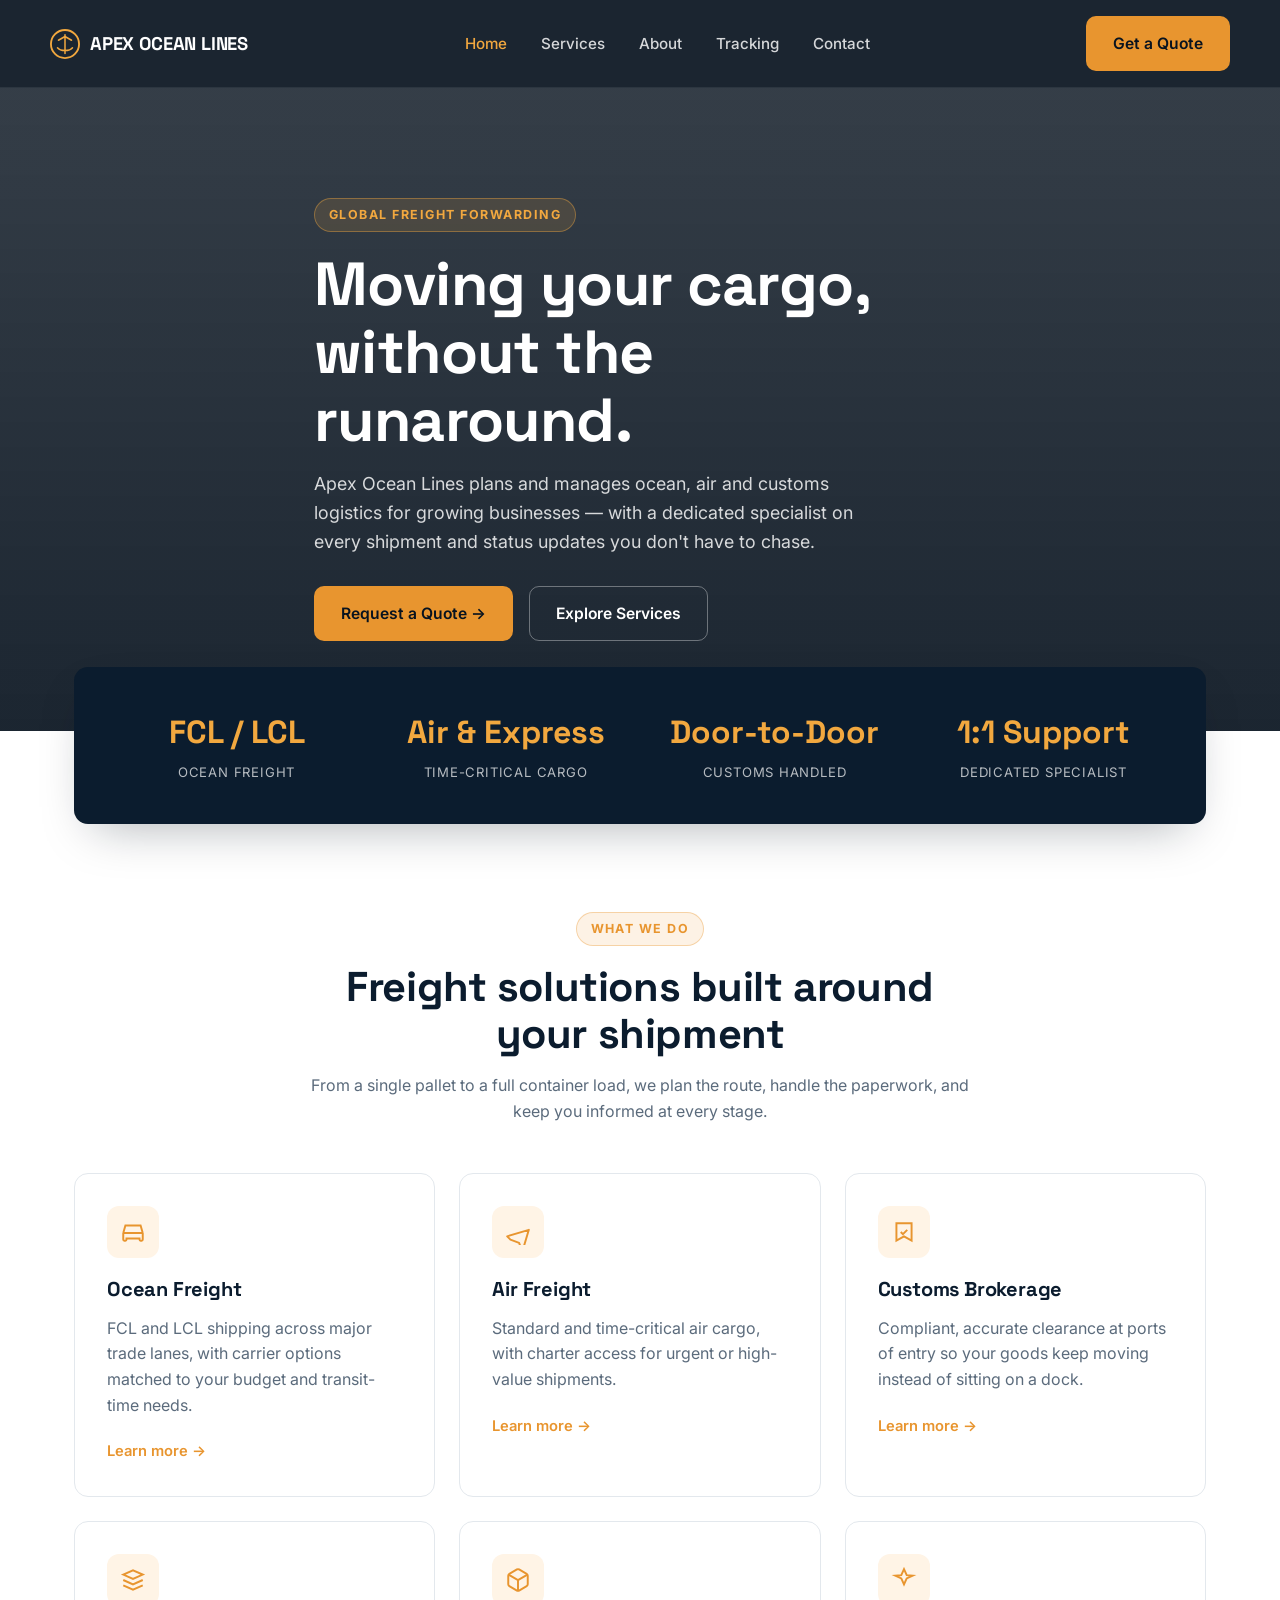
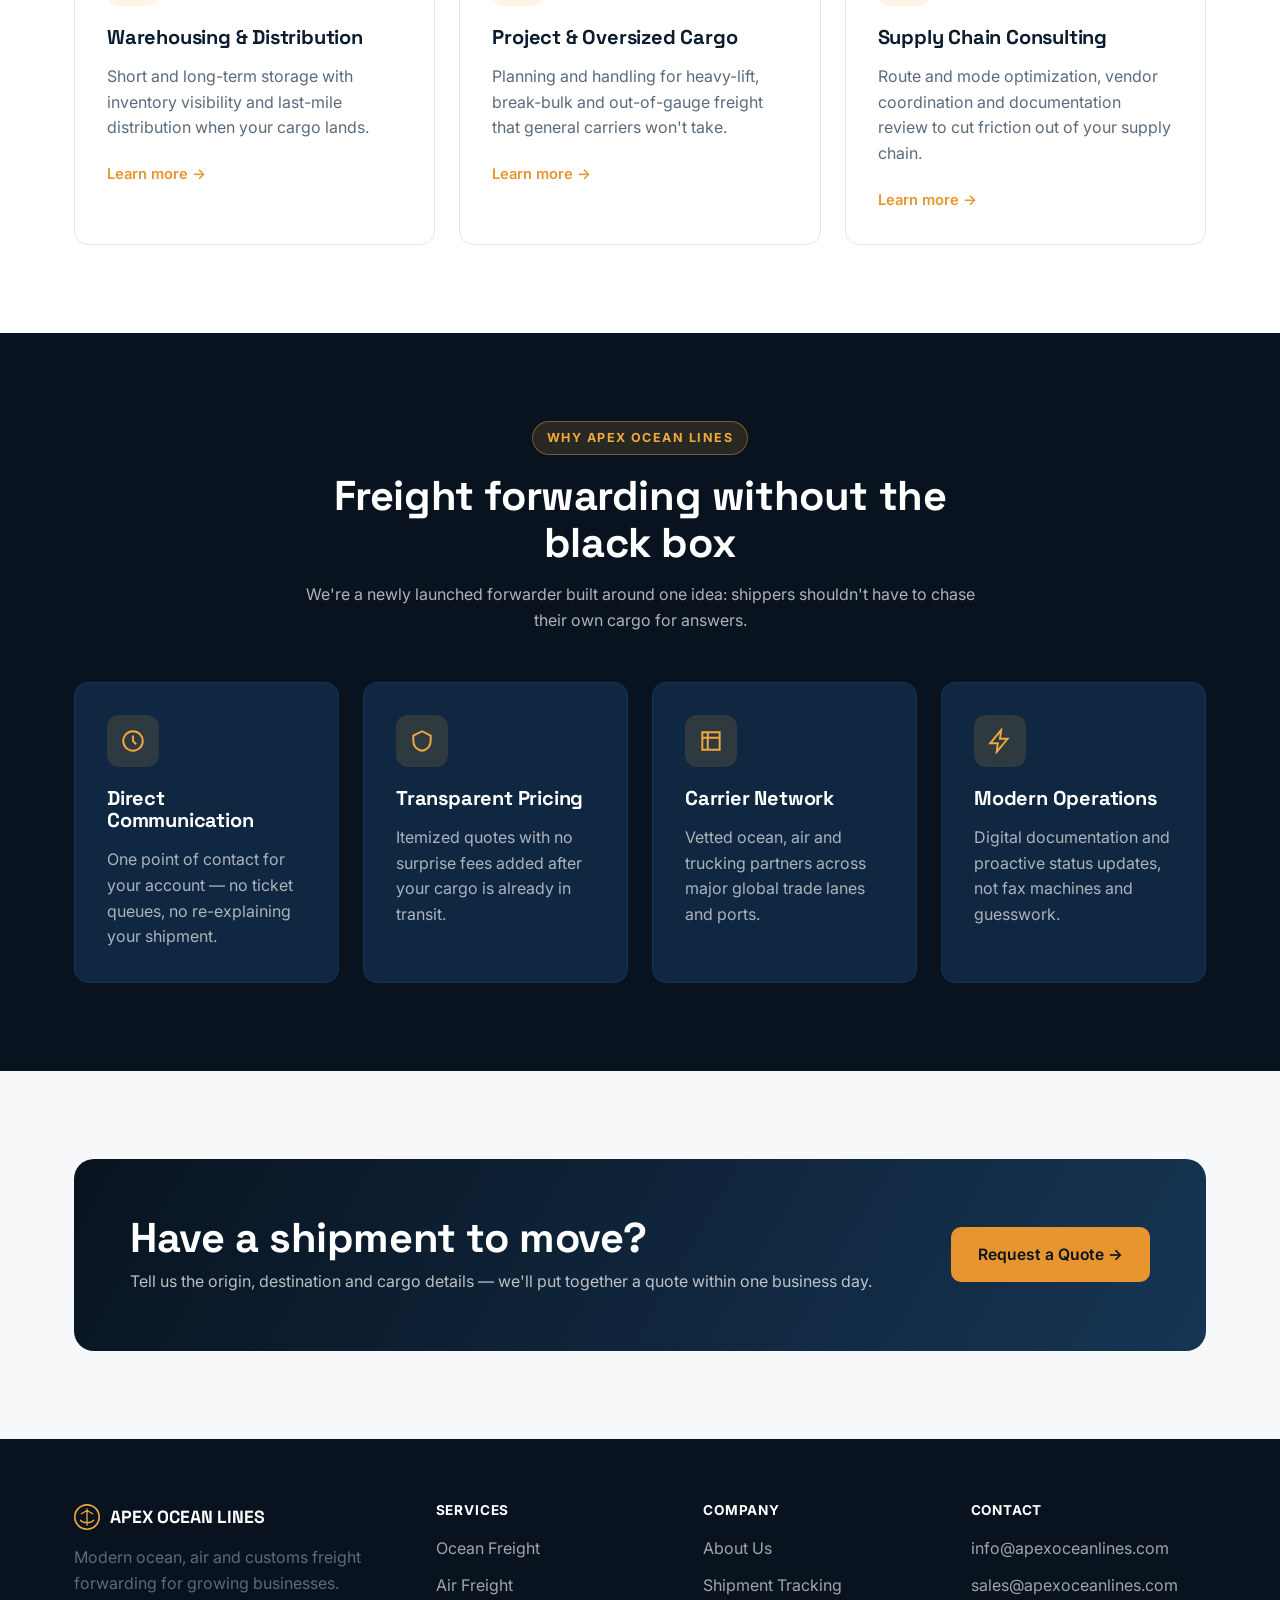
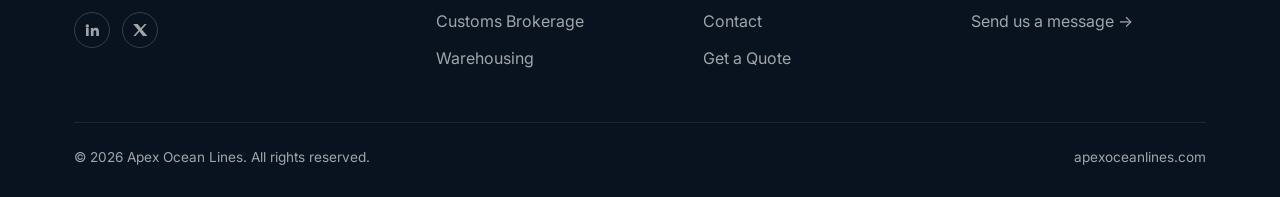
<file: index.html>
<!DOCTYPE html>
<html lang="en">
<head>
<meta charset="UTF-8" />
<meta name="viewport" content="width=device-width, initial-scale=1.0" />
<title>Apex Ocean Lines — Global Freight Forwarding</title>
<meta name="description" content="Apex Ocean Lines is a modern freight forwarder handling ocean, air, customs and warehousing logistics with a hands-on, transparent approach." />
<link rel="preconnect" href="https://fonts.googleapis.com">
<link rel="preconnect" href="https://fonts.gstatic.com" crossorigin>
<link href="https://fonts.googleapis.com/css2?family=Inter:wght@400;500;600;700&family=Space+Grotesk:wght@500;700&display=swap" rel="stylesheet">
<link rel="stylesheet" href="styles.css" />
</head>
<body>

<header class="site-header">
  <div class="container nav">
    <a href="index.html" class="brand">
      <svg width="30" height="30" viewBox="0 0 32 32" fill="none" xmlns="http://www.w3.org/2000/svg">
        <circle cx="16" cy="16" r="15" stroke="#f2a83f" stroke-width="2"/>
        <path d="M16 6v20M9 12l7-4 7 4M8 20c1.5 2 4 3 8 3s6.5-1 8-3" stroke="#f2a83f" stroke-width="1.6" stroke-linecap="round" stroke-linejoin="round"/>
      </svg>
      APEX OCEAN LINES
    </a>
    <nav>
      <ul class="nav-links">
        <li><a href="index.html">Home</a></li>
        <li><a href="services.html">Services</a></li>
        <li><a href="about.html">About</a></li>
        <li><a href="tracking.html">Tracking</a></li>
        <li><a href="contact.html">Contact</a></li>
      </ul>
    </nav>
    <div class="nav-actions">
      <a href="contact.html" class="btn btn-primary desktop-only">Get a Quote</a>
      <button class="nav-toggle" aria-label="Toggle menu" aria-expanded="false">
        <span></span><span></span><span></span>
      </button>
    </div>
  </div>
</header>

<section class="hero">
  <div class="container hero-inner">
    <div class="eyebrow on-dark">Global Freight Forwarding</div>
    <h1>Moving your cargo, without the runaround.</h1>
    <p class="lead">Apex Ocean Lines plans and manages ocean, air and customs logistics for growing businesses — with a dedicated specialist on every shipment and status updates you don't have to chase.</p>
    <div class="hero-ctas">
      <a href="contact.html" class="btn btn-primary">Request a Quote →</a>
      <a href="services.html" class="btn btn-ghost">Explore Services</a>
    </div>
  </div>
</section>

<div class="container">
  <div class="stats">
    <div class="stat"><strong>FCL / LCL</strong><span>Ocean Freight</span></div>
    <div class="stat"><strong>Air &amp; Express</strong><span>Time-Critical Cargo</span></div>
    <div class="stat"><strong>Door-to-Door</strong><span>Customs Handled</span></div>
    <div class="stat"><strong>1:1 Support</strong><span>Dedicated Specialist</span></div>
  </div>
</div>

<section>
  <div class="container">
    <div class="section-head center">
      <div class="eyebrow">What We Do</div>
      <h2>Freight solutions built around your shipment</h2>
      <p>From a single pallet to a full container load, we plan the route, handle the paperwork, and keep you informed at every stage.</p>
    </div>
    <div class="grid grid-3">
      <div class="card reveal">
        <div class="icon-badge">
          <svg viewBox="0 0 24 24" fill="none" stroke="currentColor" stroke-width="1.8"><path d="M3 13l2-7h14l2 7M3 13v6a1 1 0 001 1h1a1 1 0 001-1v-1h12v1a1 1 0 001 1h1a1 1 0 001-1v-6M3 13h18M7 17h.01M17 17h.01"/></svg>
        </div>
        <h3>Ocean Freight</h3>
        <p>FCL and LCL shipping across major trade lanes, with carrier options matched to your budget and transit-time needs.</p>
        <a href="services.html#ocean" class="link-arrow">Learn more →</a>
      </div>
      <div class="card reveal">
        <div class="icon-badge">
          <svg viewBox="0 0 24 24" fill="none" stroke="currentColor" stroke-width="1.8"><path d="M2 16l20-6-6 20-3-8-8-3z" stroke-linejoin="round"/></svg>
        </div>
        <h3>Air Freight</h3>
        <p>Standard and time-critical air cargo, with charter access for urgent or high-value shipments.</p>
        <a href="services.html#air" class="link-arrow">Learn more →</a>
      </div>
      <div class="card reveal">
        <div class="icon-badge">
          <svg viewBox="0 0 24 24" fill="none" stroke="currentColor" stroke-width="1.8"><path d="M9 12l2 2 4-4M5 4h14v16l-7-4-7 4V4z"/></svg>
        </div>
        <h3>Customs Brokerage</h3>
        <p>Compliant, accurate clearance at ports of entry so your goods keep moving instead of sitting on a dock.</p>
        <a href="services.html#customs" class="link-arrow">Learn more →</a>
      </div>
      <div class="card reveal">
        <div class="icon-badge">
          <svg viewBox="0 0 24 24" fill="none" stroke="currentColor" stroke-width="1.8"><path d="M3 7l9-4 9 4-9 4-9-4zm0 5l9 4 9-4M3 17l9 4 9-4"/></svg>
        </div>
        <h3>Warehousing &amp; Distribution</h3>
        <p>Short and long-term storage with inventory visibility and last-mile distribution when your cargo lands.</p>
        <a href="services.html#warehousing" class="link-arrow">Learn more →</a>
      </div>
      <div class="card reveal">
        <div class="icon-badge">
          <svg viewBox="0 0 24 24" fill="none" stroke="currentColor" stroke-width="1.8"><path d="M21 16V8a2 2 0 00-1-1.73l-7-4a2 2 0 00-2 0l-7 4A2 2 0 003 8v8a2 2 0 001 1.73l7 4a2 2 0 002 0l7-4A2 2 0 0021 16z"/><path d="M3.27 6.96L12 12l8.73-5.04M12 22.08V12"/></svg>
        </div>
        <h3>Project &amp; Oversized Cargo</h3>
        <p>Planning and handling for heavy-lift, break-bulk and out-of-gauge freight that general carriers won't take.</p>
        <a href="services.html#project" class="link-arrow">Learn more →</a>
      </div>
      <div class="card reveal">
        <div class="icon-badge">
          <svg viewBox="0 0 24 24" fill="none" stroke="currentColor" stroke-width="1.8"><path d="M12 2l2.5 5.5L20 8l-5.5 2.5L12 16l-2.5-5.5L4 8l5.5-.5L12 2z"/></svg>
        </div>
        <h3>Supply Chain Consulting</h3>
        <p>Route and mode optimization, vendor coordination and documentation review to cut friction out of your supply chain.</p>
        <a href="services.html#supply-chain" class="link-arrow">Learn more →</a>
      </div>
    </div>
  </div>
</section>

<section class="section-navy">
  <div class="container">
    <div class="section-head center">
      <div class="eyebrow on-dark">Why Apex Ocean Lines</div>
      <h2>Freight forwarding without the black box</h2>
      <p>We're a newly launched forwarder built around one idea: shippers shouldn't have to chase their own cargo for answers.</p>
    </div>
    <div class="grid grid-4">
      <div class="card-dark reveal">
        <div class="icon-badge"><svg viewBox="0 0 24 24" fill="none" stroke="currentColor" stroke-width="1.8"><circle cx="12" cy="12" r="9"/><path d="M12 7v5l3 3"/></svg></div>
        <h3>Direct Communication</h3>
        <p>One point of contact for your account — no ticket queues, no re-explaining your shipment.</p>
      </div>
      <div class="card-dark reveal">
        <div class="icon-badge"><svg viewBox="0 0 24 24" fill="none" stroke="currentColor" stroke-width="1.8"><path d="M12 3l8 4v5c0 5-3.5 8.5-8 9-4.5-.5-8-4-8-9V7l8-4z"/></svg></div>
        <h3>Transparent Pricing</h3>
        <p>Itemized quotes with no surprise fees added after your cargo is already in transit.</p>
      </div>
      <div class="card-dark reveal">
        <div class="icon-badge"><svg viewBox="0 0 24 24" fill="none" stroke="currentColor" stroke-width="1.8"><path d="M4 4h16v16H4z"/><path d="M4 9h16M9 4v16"/></svg></div>
        <h3>Carrier Network</h3>
        <p>Vetted ocean, air and trucking partners across major global trade lanes and ports.</p>
      </div>
      <div class="card-dark reveal">
        <div class="icon-badge"><svg viewBox="0 0 24 24" fill="none" stroke="currentColor" stroke-width="1.8"><path d="M13 2L3 14h7l-1 8 10-12h-7l1-8z"/></svg></div>
        <h3>Modern Operations</h3>
        <p>Digital documentation and proactive status updates, not fax machines and guesswork.</p>
      </div>
    </div>
  </div>
</section>

<section class="section-soft">
  <div class="container">
    <div class="cta-band">
      <div>
        <h2>Have a shipment to move?</h2>
        <p>Tell us the origin, destination and cargo details — we'll put together a quote within one business day.</p>
      </div>
      <a href="contact.html" class="btn btn-primary">Request a Quote →</a>
    </div>
  </div>
</section>

<footer class="site-footer">
  <div class="container">
    <div class="footer-grid">
      <div>
        <div class="footer-brand">
          <svg width="26" height="26" viewBox="0 0 32 32" fill="none" xmlns="http://www.w3.org/2000/svg">
            <circle cx="16" cy="16" r="15" stroke="#f2a83f" stroke-width="2"/>
            <path d="M16 6v20M9 12l7-4 7 4M8 20c1.5 2 4 3 8 3s6.5-1 8-3" stroke="#f2a83f" stroke-width="1.6" stroke-linecap="round" stroke-linejoin="round"/>
          </svg>
          APEX OCEAN LINES
        </div>
        <p>Modern ocean, air and customs freight forwarding for growing businesses.</p>
        <div class="social-row">
          <a href="#" aria-label="LinkedIn"><svg width="16" height="16" viewBox="0 0 24 24" fill="currentColor"><path d="M4.98 3.5a2.5 2.5 0 11-.02 5 2.5 2.5 0 01.02-5zM3 9h4v12H3V9zm7 0h3.8v1.7h.05c.53-1 1.83-2.05 3.77-2.05 4.03 0 4.78 2.65 4.78 6.1V21h-4v-5.7c0-1.36-.02-3.1-1.9-3.1-1.9 0-2.19 1.48-2.19 3v5.8h-4V9z"/></svg></a>
          <a href="#" aria-label="X / Twitter"><svg width="16" height="16" viewBox="0 0 24 24" fill="currentColor"><path d="M18.9 3H22l-7.2 8.2L23 21h-6.6l-5.2-6.6L5.2 21H2l7.7-8.8L1.7 3h6.8l4.7 6.1L18.9 3z"/></svg></a>
        </div>
      </div>
      <div>
        <h4>Services</h4>
        <ul>
          <li><a href="services.html#ocean">Ocean Freight</a></li>
          <li><a href="services.html#air">Air Freight</a></li>
          <li><a href="services.html#customs">Customs Brokerage</a></li>
          <li><a href="services.html#warehousing">Warehousing</a></li>
        </ul>
      </div>
      <div>
        <h4>Company</h4>
        <ul>
          <li><a href="about.html">About Us</a></li>
          <li><a href="tracking.html">Shipment Tracking</a></li>
          <li><a href="contact.html">Contact</a></li>
          <li><a href="contact.html">Get a Quote</a></li>
        </ul>
      </div>
      <div>
        <h4>Contact</h4>
        <ul>
          <li>info@apexoceanlines.com</li>
          <li>sales@apexoceanlines.com</li>
          <li><a href="contact.html">Send us a message →</a></li>
        </ul>
      </div>
    </div>
    <div class="footer-bottom">
      <span>© <span data-year>2026</span> Apex Ocean Lines. All rights reserved.</span>
      <span>apexoceanlines.com</span>
    </div>
  </div>
</footer>

<script src="script.js"></script>
</body>
</html>
</file>
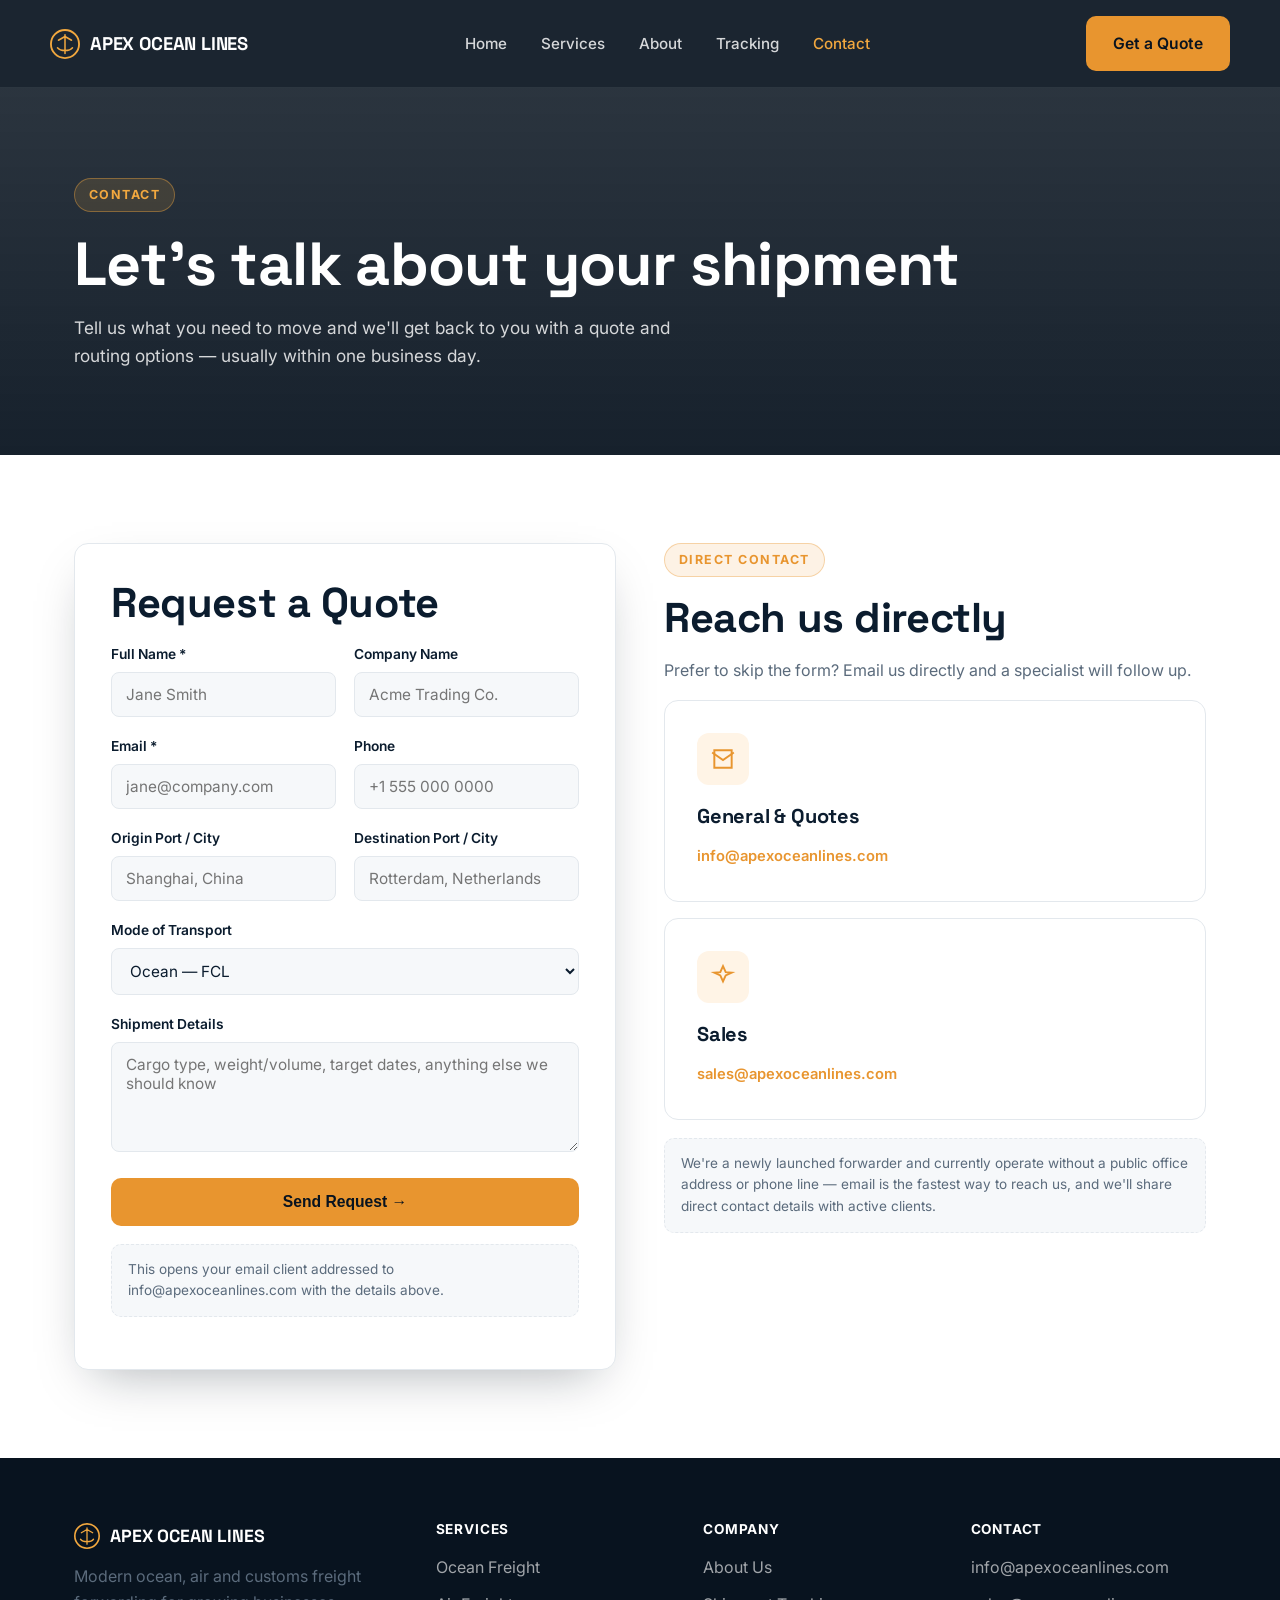
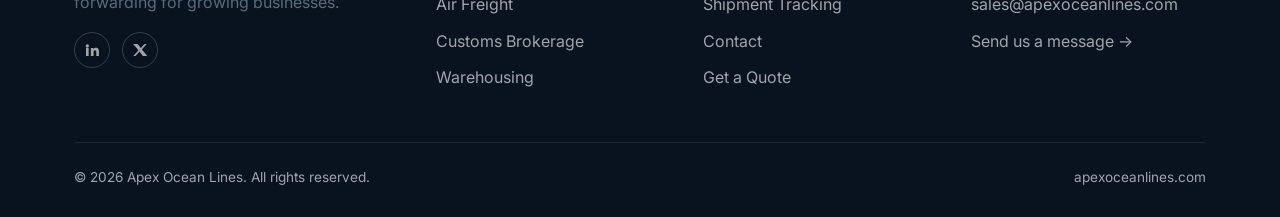
<file: contact.html>
<!DOCTYPE html>
<html lang="en">
<head>
<meta charset="UTF-8" />
<meta name="viewport" content="width=device-width, initial-scale=1.0" />
<title>Contact &amp; Get a Quote — Apex Ocean Lines</title>
<meta name="description" content="Request a freight quote or get in touch with Apex Ocean Lines." />
<link rel="preconnect" href="https://fonts.googleapis.com">
<link rel="preconnect" href="https://fonts.gstatic.com" crossorigin>
<link href="https://fonts.googleapis.com/css2?family=Inter:wght@400;500;600;700&family=Space+Grotesk:wght@500;700&display=swap" rel="stylesheet">
<link rel="stylesheet" href="styles.css" />
</head>
<body>

<header class="site-header">
  <div class="container nav">
    <a href="index.html" class="brand">
      <svg width="30" height="30" viewBox="0 0 32 32" fill="none" xmlns="http://www.w3.org/2000/svg">
        <circle cx="16" cy="16" r="15" stroke="#f2a83f" stroke-width="2"/>
        <path d="M16 6v20M9 12l7-4 7 4M8 20c1.5 2 4 3 8 3s6.5-1 8-3" stroke="#f2a83f" stroke-width="1.6" stroke-linecap="round" stroke-linejoin="round"/>
      </svg>
      APEX OCEAN LINES
    </a>
    <nav>
      <ul class="nav-links">
        <li><a href="index.html">Home</a></li>
        <li><a href="services.html">Services</a></li>
        <li><a href="about.html">About</a></li>
        <li><a href="tracking.html">Tracking</a></li>
        <li><a href="contact.html">Contact</a></li>
      </ul>
    </nav>
    <div class="nav-actions">
      <a href="contact.html" class="btn btn-primary desktop-only">Get a Quote</a>
      <button class="nav-toggle" aria-label="Toggle menu" aria-expanded="false">
        <span></span><span></span><span></span>
      </button>
    </div>
  </div>
</header>

<section class="page-hero">
  <div class="container">
    <div class="eyebrow on-dark">Contact</div>
    <h1>Let's talk about your shipment</h1>
    <p class="lead">Tell us what you need to move and we'll get back to you with a quote and routing options — usually within one business day.</p>
  </div>
</section>

<section>
  <div class="container grid grid-2" style="gap:48px; align-items:flex-start;">
    <div class="form-panel reveal">
      <h2 class="mt-0">Request a Quote</h2>
      <form data-contact-form action="mailto:info@apexoceanlines.com" method="post" enctype="text/plain">
        <div class="form-row">
          <div class="field">
            <label for="c-name">Full Name *</label>
            <input id="c-name" name="Name" type="text" placeholder="Jane Smith" required />
          </div>
          <div class="field">
            <label for="c-company">Company Name</label>
            <input id="c-company" name="Company" type="text" placeholder="Acme Trading Co." />
          </div>
        </div>
        <div class="form-row">
          <div class="field">
            <label for="c-email">Email *</label>
            <input id="c-email" name="Email" type="email" placeholder="jane@company.com" required />
          </div>
          <div class="field">
            <label for="c-phone">Phone</label>
            <input id="c-phone" name="Phone" type="tel" placeholder="+1 555 000 0000" />
          </div>
        </div>
        <div class="form-row">
          <div class="field">
            <label for="c-origin">Origin Port / City</label>
            <input id="c-origin" name="Origin" type="text" placeholder="Shanghai, China" />
          </div>
          <div class="field">
            <label for="c-dest">Destination Port / City</label>
            <input id="c-dest" name="Destination" type="text" placeholder="Rotterdam, Netherlands" />
          </div>
        </div>
        <div class="field">
          <label for="c-mode">Mode of Transport</label>
          <select id="c-mode" name="Mode">
            <option>Ocean — FCL</option>
            <option>Ocean — LCL</option>
            <option>Air Freight</option>
            <option>Project / Oversized Cargo</option>
            <option>Not sure — need a recommendation</option>
          </select>
        </div>
        <div class="field">
          <label for="c-msg">Shipment Details</label>
          <textarea id="c-msg" name="Details" placeholder="Cargo type, weight/volume, target dates, anything else we should know"></textarea>
        </div>
        <button type="submit" class="btn btn-primary" style="width:100%; justify-content:center;">Send Request →</button>
        <p class="note" data-form-status>This opens your email client addressed to info@apexoceanlines.com with the details above.</p>
      </form>
    </div>

    <div class="reveal">
      <div class="eyebrow">Direct Contact</div>
      <h2>Reach us directly</h2>
      <p>Prefer to skip the form? Email us directly and a specialist will follow up.</p>

      <div class="card" style="margin-bottom:16px;">
        <div class="icon-badge"><svg viewBox="0 0 24 24" fill="none" stroke="currentColor" stroke-width="1.8"><path d="M4 4h16v16H4z"/><path d="M22 6l-10 7L2 6"/></svg></div>
        <h3>General &amp; Quotes</h3>
        <p style="margin-bottom:0;"><a href="mailto:info@apexoceanlines.com" class="link-arrow" style="margin:0;">info@apexoceanlines.com</a></p>
      </div>
      <div class="card" style="margin-bottom:16px;">
        <div class="icon-badge"><svg viewBox="0 0 24 24" fill="none" stroke="currentColor" stroke-width="1.8"><path d="M12 2l2.5 5.5L20 8l-5.5 2.5L12 16l-2.5-5.5L4 8l5.5-.5L12 2z"/></svg></div>
        <h3>Sales</h3>
        <p style="margin-bottom:0;"><a href="mailto:sales@apexoceanlines.com" class="link-arrow" style="margin:0;">sales@apexoceanlines.com</a></p>
      </div>
      <div class="note">
        We're a newly launched forwarder and currently operate without a public office address or phone line — email is the fastest way to reach us, and we'll share direct contact details with active clients.
      </div>
    </div>
  </div>
</section>

<footer class="site-footer">
  <div class="container">
    <div class="footer-grid">
      <div>
        <div class="footer-brand">
          <svg width="26" height="26" viewBox="0 0 32 32" fill="none" xmlns="http://www.w3.org/2000/svg">
            <circle cx="16" cy="16" r="15" stroke="#f2a83f" stroke-width="2"/>
            <path d="M16 6v20M9 12l7-4 7 4M8 20c1.5 2 4 3 8 3s6.5-1 8-3" stroke="#f2a83f" stroke-width="1.6" stroke-linecap="round" stroke-linejoin="round"/>
          </svg>
          APEX OCEAN LINES
        </div>
        <p>Modern ocean, air and customs freight forwarding for growing businesses.</p>
        <div class="social-row">
          <a href="#" aria-label="LinkedIn"><svg width="16" height="16" viewBox="0 0 24 24" fill="currentColor"><path d="M4.98 3.5a2.5 2.5 0 11-.02 5 2.5 2.5 0 01.02-5zM3 9h4v12H3V9zm7 0h3.8v1.7h.05c.53-1 1.83-2.05 3.77-2.05 4.03 0 4.78 2.65 4.78 6.1V21h-4v-5.7c0-1.36-.02-3.1-1.9-3.1-1.9 0-2.19 1.48-2.19 3v5.8h-4V9z"/></svg></a>
          <a href="#" aria-label="X / Twitter"><svg width="16" height="16" viewBox="0 0 24 24" fill="currentColor"><path d="M18.9 3H22l-7.2 8.2L23 21h-6.6l-5.2-6.6L5.2 21H2l7.7-8.8L1.7 3h6.8l4.7 6.1L18.9 3z"/></svg></a>
        </div>
      </div>
      <div>
        <h4>Services</h4>
        <ul>
          <li><a href="services.html#ocean">Ocean Freight</a></li>
          <li><a href="services.html#air">Air Freight</a></li>
          <li><a href="services.html#customs">Customs Brokerage</a></li>
          <li><a href="services.html#warehousing">Warehousing</a></li>
        </ul>
      </div>
      <div>
        <h4>Company</h4>
        <ul>
          <li><a href="about.html">About Us</a></li>
          <li><a href="tracking.html">Shipment Tracking</a></li>
          <li><a href="contact.html">Contact</a></li>
          <li><a href="contact.html">Get a Quote</a></li>
        </ul>
      </div>
      <div>
        <h4>Contact</h4>
        <ul>
          <li>info@apexoceanlines.com</li>
          <li>sales@apexoceanlines.com</li>
          <li><a href="contact.html">Send us a message →</a></li>
        </ul>
      </div>
    </div>
    <div class="footer-bottom">
      <span>© <span data-year>2026</span> Apex Ocean Lines. All rights reserved.</span>
      <span>apexoceanlines.com</span>
    </div>
  </div>
</footer>

<script src="script.js"></script>
</body>
</html>
</file>
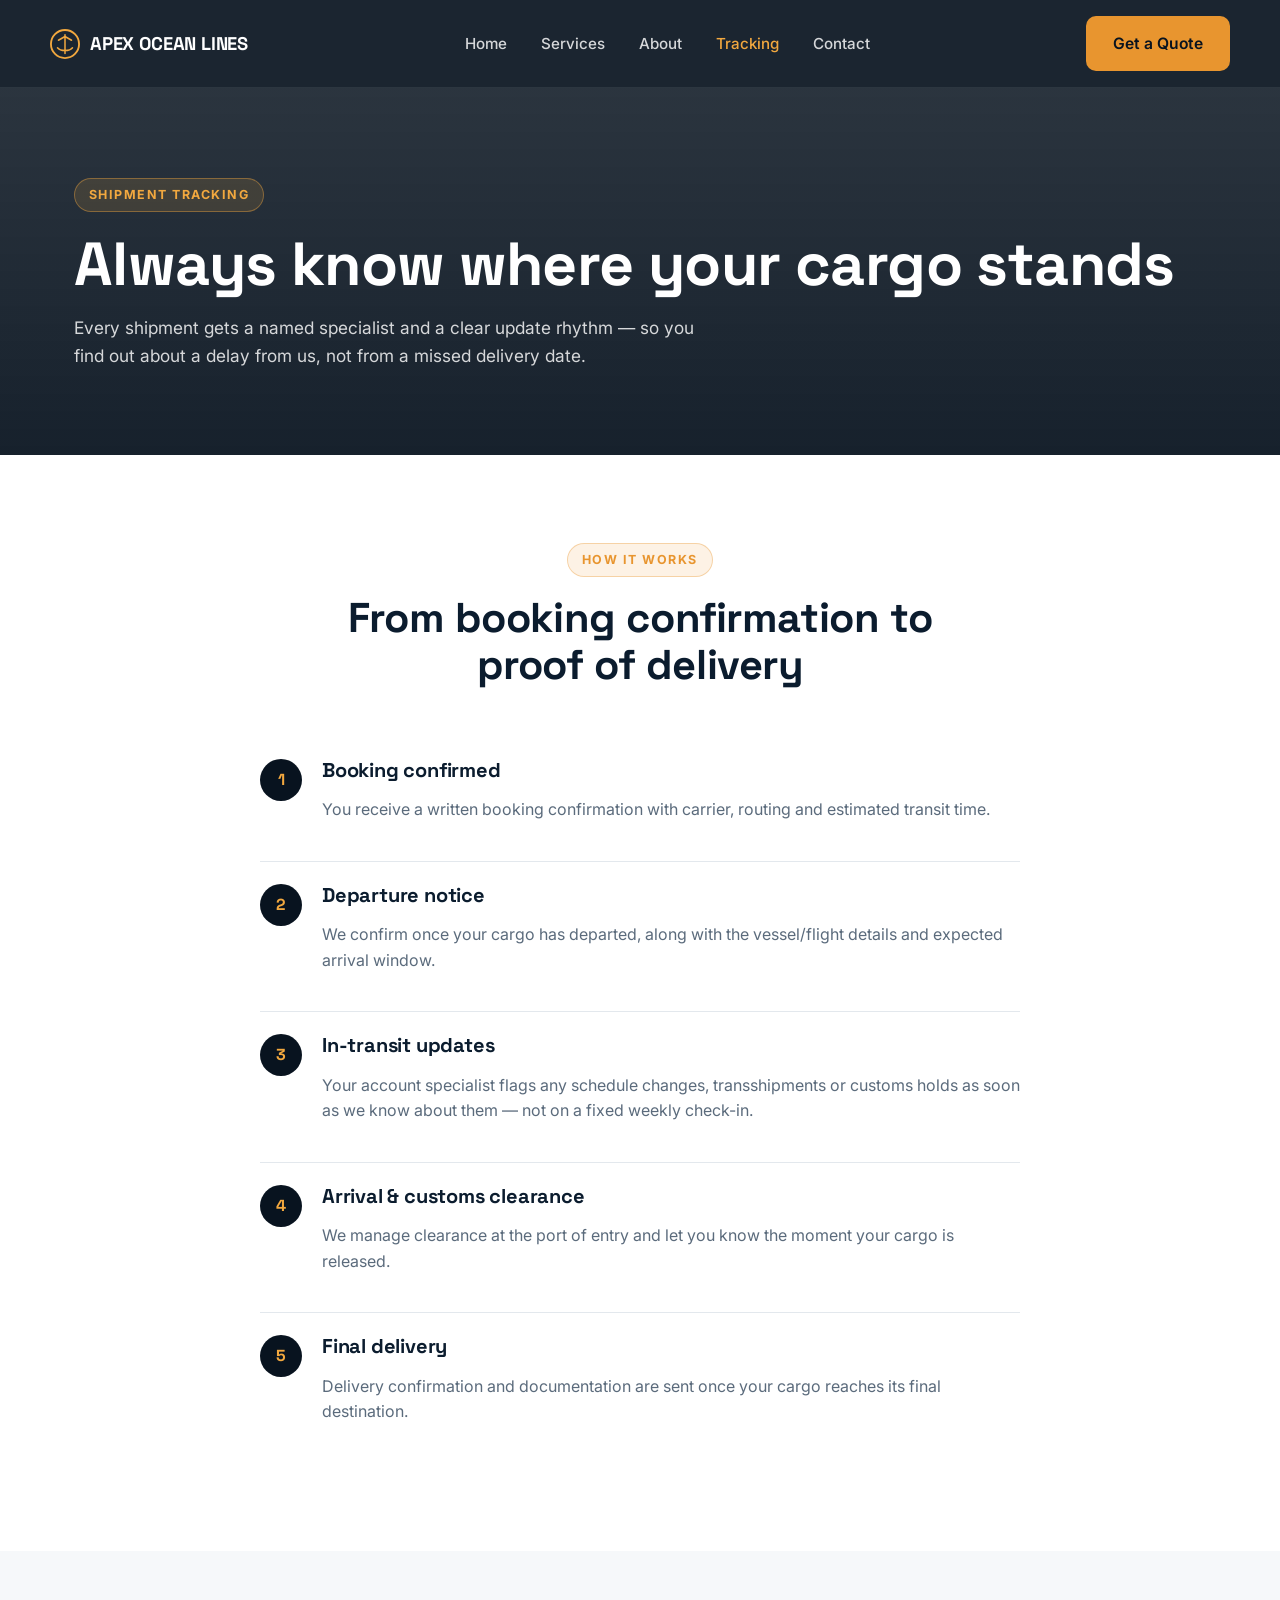
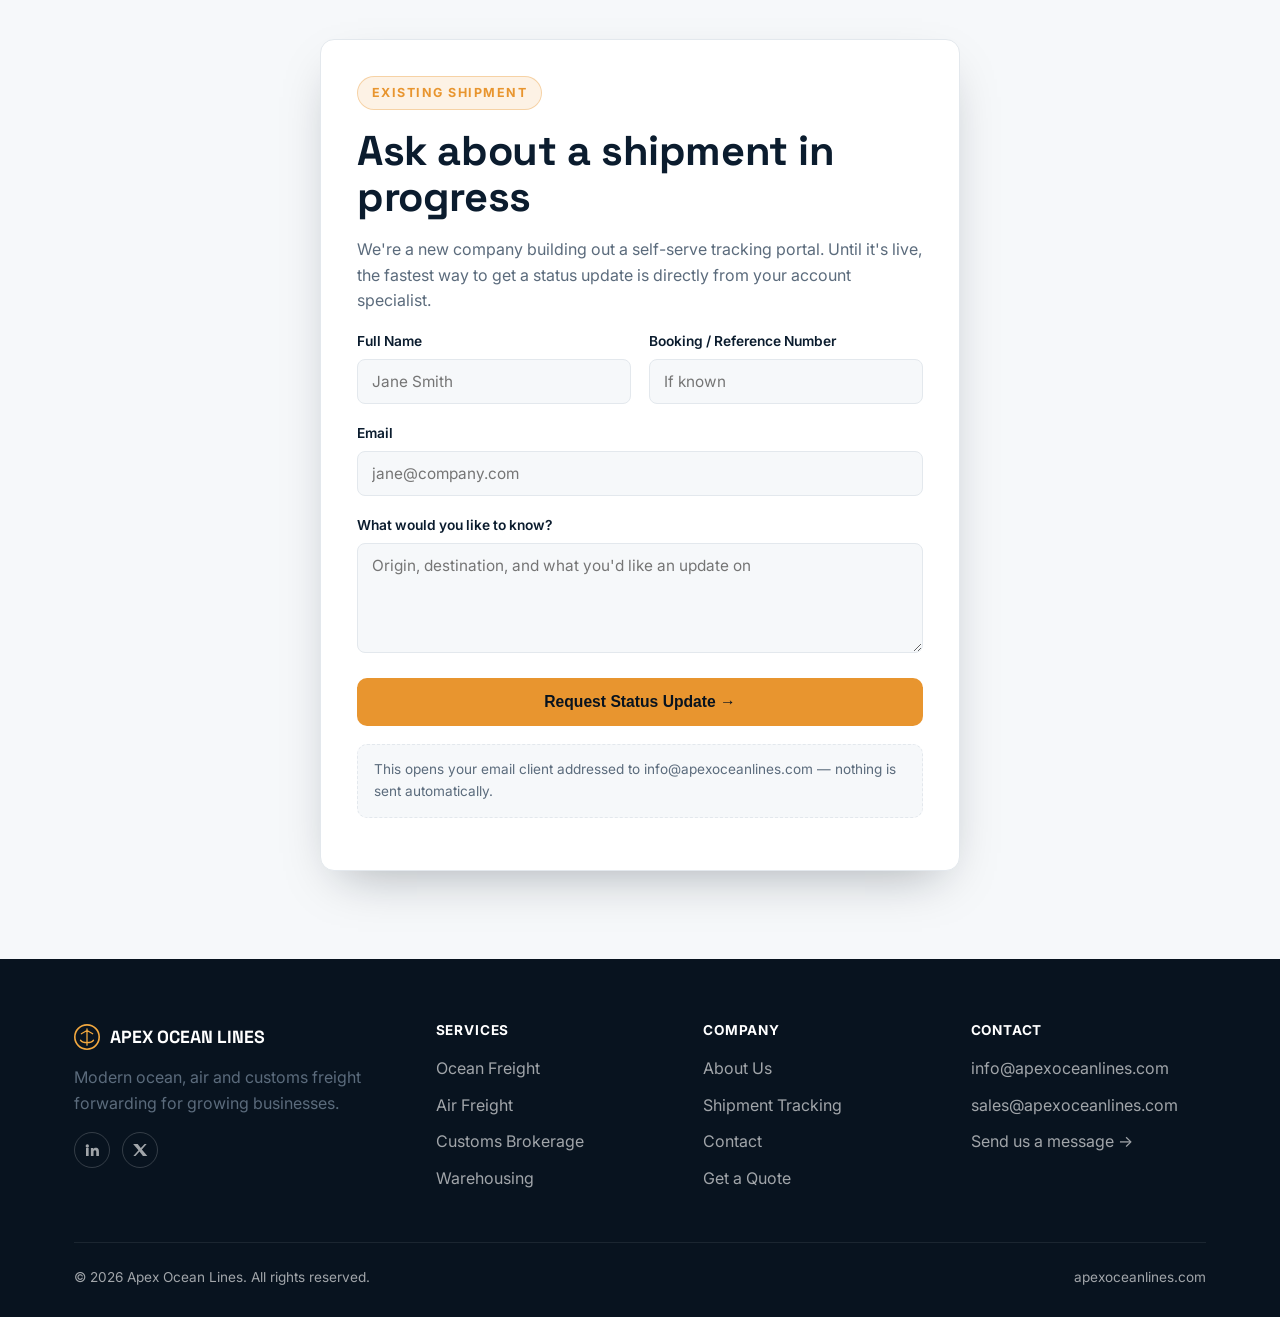
<file: tracking.html>
<!DOCTYPE html>
<html lang="en">
<head>
<meta charset="UTF-8" />
<meta name="viewport" content="width=device-width, initial-scale=1.0" />
<title>Shipment Tracking — Apex Ocean Lines</title>
<meta name="description" content="How Apex Ocean Lines keeps clients updated on shipment status from booking to delivery." />
<link rel="preconnect" href="https://fonts.googleapis.com">
<link rel="preconnect" href="https://fonts.gstatic.com" crossorigin>
<link href="https://fonts.googleapis.com/css2?family=Inter:wght@400;500;600;700&family=Space+Grotesk:wght@500;700&display=swap" rel="stylesheet">
<link rel="stylesheet" href="styles.css" />
</head>
<body>

<header class="site-header">
  <div class="container nav">
    <a href="index.html" class="brand">
      <svg width="30" height="30" viewBox="0 0 32 32" fill="none" xmlns="http://www.w3.org/2000/svg">
        <circle cx="16" cy="16" r="15" stroke="#f2a83f" stroke-width="2"/>
        <path d="M16 6v20M9 12l7-4 7 4M8 20c1.5 2 4 3 8 3s6.5-1 8-3" stroke="#f2a83f" stroke-width="1.6" stroke-linecap="round" stroke-linejoin="round"/>
      </svg>
      APEX OCEAN LINES
    </a>
    <nav>
      <ul class="nav-links">
        <li><a href="index.html">Home</a></li>
        <li><a href="services.html">Services</a></li>
        <li><a href="about.html">About</a></li>
        <li><a href="tracking.html">Tracking</a></li>
        <li><a href="contact.html">Contact</a></li>
      </ul>
    </nav>
    <div class="nav-actions">
      <a href="contact.html" class="btn btn-primary desktop-only">Get a Quote</a>
      <button class="nav-toggle" aria-label="Toggle menu" aria-expanded="false">
        <span></span><span></span><span></span>
      </button>
    </div>
  </div>
</header>

<section class="page-hero">
  <div class="container">
    <div class="eyebrow on-dark">Shipment Tracking</div>
    <h1>Always know where your cargo stands</h1>
    <p class="lead">Every shipment gets a named specialist and a clear update rhythm — so you find out about a delay from us, not from a missed delivery date.</p>
  </div>
</section>

<section>
  <div class="container">
    <div class="section-head center">
      <div class="eyebrow">How It Works</div>
      <h2>From booking confirmation to proof of delivery</h2>
    </div>
    <div class="steps" style="max-width:760px; margin:0 auto;">
      <div class="step reveal">
        <div class="step-num">1</div>
        <div>
          <h3>Booking confirmed</h3>
          <p>You receive a written booking confirmation with carrier, routing and estimated transit time.</p>
        </div>
      </div>
      <div class="step reveal">
        <div class="step-num">2</div>
        <div>
          <h3>Departure notice</h3>
          <p>We confirm once your cargo has departed, along with the vessel/flight details and expected arrival window.</p>
        </div>
      </div>
      <div class="step reveal">
        <div class="step-num">3</div>
        <div>
          <h3>In-transit updates</h3>
          <p>Your account specialist flags any schedule changes, transshipments or customs holds as soon as we know about them — not on a fixed weekly check-in.</p>
        </div>
      </div>
      <div class="step reveal">
        <div class="step-num">4</div>
        <div>
          <h3>Arrival &amp; customs clearance</h3>
          <p>We manage clearance at the port of entry and let you know the moment your cargo is released.</p>
        </div>
      </div>
      <div class="step reveal">
        <div class="step-num">5</div>
        <div>
          <h3>Final delivery</h3>
          <p>Delivery confirmation and documentation are sent once your cargo reaches its final destination.</p>
        </div>
      </div>
    </div>
  </div>
</section>

<section class="section-soft">
  <div class="container">
    <div class="form-panel reveal" style="max-width:640px; margin:0 auto;" >
      <div class="eyebrow">Existing Shipment</div>
      <h2>Ask about a shipment in progress</h2>
      <p>We're a new company building out a self-serve tracking portal. Until it's live, the fastest way to get a status update is directly from your account specialist.</p>
      <form data-contact-form action="mailto:info@apexoceanlines.com" method="post" enctype="text/plain">
        <div class="form-row">
          <div class="field">
            <label for="t-name">Full Name</label>
            <input id="t-name" name="Name" type="text" placeholder="Jane Smith" required />
          </div>
          <div class="field">
            <label for="t-ref">Booking / Reference Number</label>
            <input id="t-ref" name="Reference" type="text" placeholder="If known" />
          </div>
        </div>
        <div class="field">
          <label for="t-email">Email</label>
          <input id="t-email" name="Email" type="email" placeholder="jane@company.com" required />
        </div>
        <div class="field">
          <label for="t-msg">What would you like to know?</label>
          <textarea id="t-msg" name="Message" placeholder="Origin, destination, and what you'd like an update on"></textarea>
        </div>
        <button type="submit" class="btn btn-primary" style="width:100%; justify-content:center;">Request Status Update →</button>
        <p class="note" data-form-status>This opens your email client addressed to info@apexoceanlines.com — nothing is sent automatically.</p>
      </form>
    </div>
  </div>
</section>

<footer class="site-footer">
  <div class="container">
    <div class="footer-grid">
      <div>
        <div class="footer-brand">
          <svg width="26" height="26" viewBox="0 0 32 32" fill="none" xmlns="http://www.w3.org/2000/svg">
            <circle cx="16" cy="16" r="15" stroke="#f2a83f" stroke-width="2"/>
            <path d="M16 6v20M9 12l7-4 7 4M8 20c1.5 2 4 3 8 3s6.5-1 8-3" stroke="#f2a83f" stroke-width="1.6" stroke-linecap="round" stroke-linejoin="round"/>
          </svg>
          APEX OCEAN LINES
        </div>
        <p>Modern ocean, air and customs freight forwarding for growing businesses.</p>
        <div class="social-row">
          <a href="#" aria-label="LinkedIn"><svg width="16" height="16" viewBox="0 0 24 24" fill="currentColor"><path d="M4.98 3.5a2.5 2.5 0 11-.02 5 2.5 2.5 0 01.02-5zM3 9h4v12H3V9zm7 0h3.8v1.7h.05c.53-1 1.83-2.05 3.77-2.05 4.03 0 4.78 2.65 4.78 6.1V21h-4v-5.7c0-1.36-.02-3.1-1.9-3.1-1.9 0-2.19 1.48-2.19 3v5.8h-4V9z"/></svg></a>
          <a href="#" aria-label="X / Twitter"><svg width="16" height="16" viewBox="0 0 24 24" fill="currentColor"><path d="M18.9 3H22l-7.2 8.2L23 21h-6.6l-5.2-6.6L5.2 21H2l7.7-8.8L1.7 3h6.8l4.7 6.1L18.9 3z"/></svg></a>
        </div>
      </div>
      <div>
        <h4>Services</h4>
        <ul>
          <li><a href="services.html#ocean">Ocean Freight</a></li>
          <li><a href="services.html#air">Air Freight</a></li>
          <li><a href="services.html#customs">Customs Brokerage</a></li>
          <li><a href="services.html#warehousing">Warehousing</a></li>
        </ul>
      </div>
      <div>
        <h4>Company</h4>
        <ul>
          <li><a href="about.html">About Us</a></li>
          <li><a href="tracking.html">Shipment Tracking</a></li>
          <li><a href="contact.html">Contact</a></li>
          <li><a href="contact.html">Get a Quote</a></li>
        </ul>
      </div>
      <div>
        <h4>Contact</h4>
        <ul>
          <li>info@apexoceanlines.com</li>
          <li>sales@apexoceanlines.com</li>
          <li><a href="contact.html">Send us a message →</a></li>
        </ul>
      </div>
    </div>
    <div class="footer-bottom">
      <span>© <span data-year>2026</span> Apex Ocean Lines. All rights reserved.</span>
      <span>apexoceanlines.com</span>
    </div>
  </div>
</footer>

<script src="script.js"></script>
</body>
</html>
</file>
<file: styles.css>
/* Apex Ocean Lines — global styles */

:root {
  --navy-950: #08131f;
  --navy-900: #0b1c2e;
  --navy-800: #0f2740;
  --navy-700: #163554;
  --navy-600: #1e4468;
  --amber-500: #e8952f;
  --amber-400: #f2a83f;
  --amber-050: #fff4e6;
  --ink: #0b1c2e;
  --muted: #5b6b7c;
  --line: #e3e8ed;
  --bg: #ffffff;
  --bg-soft: #f6f8fa;
  --white: #ffffff;
  --radius: 14px;
  --shadow: 0 20px 50px -20px rgba(8, 19, 31, 0.35);
  --container: 1180px;
}

* { box-sizing: border-box; }
html { scroll-behavior: smooth; }

body {
  margin: 0;
  font-family: "Inter", -apple-system, BlinkMacSystemFont, "Segoe UI", Roboto, Helvetica, Arial, sans-serif;
  color: var(--ink);
  background: var(--bg);
  line-height: 1.6;
  -webkit-font-smoothing: antialiased;
}

img { max-width: 100%; display: block; }

a { color: inherit; text-decoration: none; }

.container {
  width: 100%;
  max-width: var(--container);
  margin: 0 auto;
  padding: 0 24px;
}

h1, h2, h3, h4 {
  font-family: "Space Grotesk", "Inter", sans-serif;
  line-height: 1.12;
  margin: 0 0 16px;
  letter-spacing: -0.01em;
  font-weight: 700;
}

h1 { font-size: clamp(2.4rem, 5vw, 3.8rem); }
h2 { font-size: clamp(1.9rem, 3.4vw, 2.6rem); }
h3 { font-size: 1.25rem; }

p { margin: 0 0 16px; color: var(--muted); }

.eyebrow {
  display: inline-block;
  font-size: 0.78rem;
  font-weight: 700;
  letter-spacing: 0.12em;
  text-transform: uppercase;
  color: var(--amber-500);
  background: rgba(232, 149, 47, 0.12);
  border: 1px solid rgba(232, 149, 47, 0.35);
  padding: 6px 14px;
  border-radius: 999px;
  margin-bottom: 18px;
}

.eyebrow.on-dark { color: var(--amber-400); background: rgba(242, 168, 63, 0.14); border-color: rgba(242, 168, 63, 0.4); }

.btn {
  display: inline-flex;
  align-items: center;
  gap: 8px;
  padding: 14px 26px;
  border-radius: 10px;
  font-weight: 600;
  font-size: 0.98rem;
  border: 1px solid transparent;
  cursor: pointer;
  transition: transform 0.15s ease, box-shadow 0.15s ease, background 0.15s ease, color .15s ease;
}
.btn:hover { transform: translateY(-1px); }

.btn-primary {
  background: var(--amber-500);
  color: var(--navy-950);
}
.btn-primary:hover { background: var(--amber-400); box-shadow: 0 12px 24px -10px rgba(232,149,47,0.6); }

.btn-ghost {
  background: transparent;
  color: var(--white);
  border-color: rgba(255,255,255,0.35);
}
.btn-ghost:hover { background: rgba(255,255,255,0.1); }

.btn-outline {
  background: transparent;
  color: var(--navy-900);
  border-color: var(--line);
}
.btn-outline:hover { border-color: var(--navy-900); }

/* Header */
.site-header {
  position: sticky;
  top: 0;
  z-index: 100;
  background: rgba(8, 19, 31, 0.92);
  backdrop-filter: saturate(160%) blur(10px);
  border-bottom: 1px solid rgba(255,255,255,0.08);
}

.nav {
  display: flex;
  align-items: center;
  justify-content: space-between;
  padding: 16px 0;
}

.brand {
  display: flex;
  align-items: center;
  gap: 10px;
  color: var(--white);
  font-family: "Space Grotesk", sans-serif;
  font-weight: 700;
  font-size: 1.15rem;
  letter-spacing: -0.01em;
}
.brand svg { flex-shrink: 0; }

.nav-links {
  display: flex;
  align-items: center;
  gap: 34px;
  list-style: none;
  margin: 0;
  padding: 0;
}

.nav-links a {
  color: rgba(255,255,255,0.82);
  font-size: 0.95rem;
  font-weight: 500;
  transition: color 0.15s ease;
}
.nav-links a:hover, .nav-links a.active { color: var(--amber-400); }

.nav-actions { display: flex; align-items: center; gap: 18px; }

.nav-toggle {
  display: none;
  background: none;
  border: none;
  cursor: pointer;
  padding: 6px;
}
.nav-toggle span {
  display: block;
  width: 24px;
  height: 2px;
  background: var(--white);
  margin: 5px 0;
  transition: 0.2s ease;
}

/* Hero */
.hero {
  position: relative;
  background: linear-gradient(180deg, rgba(8,19,31,0.82), rgba(8,19,31,0.92)),
              url("https://images.unsplash.com/photo-1494412651409-8963ce7935a7?auto=format&fit=crop&w=1800&q=70") center/cover no-repeat;
  color: var(--white);
  padding: 110px 0 90px;
}
.hero-inner { max-width: 700px; }
.hero p.lead { color: rgba(255,255,255,0.82); font-size: 1.12rem; max-width: 560px; }
.hero-ctas { display: flex; gap: 16px; flex-wrap: wrap; margin-top: 30px; }

.page-hero {
  background: linear-gradient(180deg, rgba(8,19,31,0.86), rgba(8,19,31,0.94)),
              url("https://images.unsplash.com/photo-1578575437130-527eed3abbec?auto=format&fit=crop&w=1800&q=70") center/cover no-repeat;
  color: var(--white);
  padding: 90px 0 70px;
}
.page-hero .lead { color: rgba(255,255,255,0.82); max-width: 620px; font-size: 1.08rem; }

/* Sections */
section { padding: 88px 0; }
.section-soft { background: var(--bg-soft); }
.section-navy { background: var(--navy-950); color: var(--white); }
.section-navy p { color: rgba(255,255,255,0.68); }
.section-navy h2 { color: var(--white); }

.section-head { max-width: 680px; margin-bottom: 48px; }
.section-head.center { margin-left: auto; margin-right: auto; text-align: center; }

/* Grids */
.grid { display: grid; gap: 24px; }
.grid-3 { grid-template-columns: repeat(3, 1fr); }
.grid-4 { grid-template-columns: repeat(4, 1fr); }
.grid-2 { grid-template-columns: repeat(2, 1fr); }

.card {
  background: var(--white);
  border: 1px solid var(--line);
  border-radius: var(--radius);
  padding: 32px;
  transition: transform 0.18s ease, box-shadow 0.18s ease;
}
.card:hover { transform: translateY(-4px); box-shadow: var(--shadow); }

.icon-badge {
  width: 52px;
  height: 52px;
  border-radius: 12px;
  background: var(--amber-050);
  color: var(--amber-500);
  display: flex;
  align-items: center;
  justify-content: center;
  margin-bottom: 20px;
}
.icon-badge svg { width: 26px; height: 26px; }

.card-dark {
  background: var(--navy-800);
  border: 1px solid var(--navy-700);
  border-radius: var(--radius);
  padding: 32px;
}
.card-dark .icon-badge { background: rgba(242,168,63,0.14); color: var(--amber-400); }
.card-dark h3 { color: var(--white); }
.card-dark p { color: rgba(255,255,255,0.65); margin: 0; }

.link-arrow { display: inline-flex; align-items: center; gap: 6px; font-weight: 600; color: var(--amber-500); font-size: 0.92rem; margin-top: 6px; }

/* Stat strip */
.stats {
  display: grid;
  grid-template-columns: repeat(4, 1fr);
  gap: 24px;
  background: var(--navy-900);
  color: var(--white);
  border-radius: var(--radius);
  padding: 40px;
  margin-top: -64px;
  position: relative;
  z-index: 2;
  box-shadow: var(--shadow);
}
.stats .stat { text-align: center; }
.stats .stat strong { display: block; font-family: "Space Grotesk", sans-serif; font-size: 2rem; color: var(--amber-400); }
.stats .stat span { font-size: 0.82rem; color: rgba(255,255,255,0.7); text-transform: uppercase; letter-spacing: 0.06em; }

/* Process steps */
.steps { counter-reset: step; }
.step {
  display: flex;
  gap: 20px;
  padding: 22px 0;
  border-bottom: 1px solid var(--line);
}
.step:last-child { border-bottom: none; }
.step-num {
  flex-shrink: 0;
  width: 42px;
  height: 42px;
  border-radius: 50%;
  background: var(--navy-950);
  color: var(--amber-400);
  display: flex;
  align-items: center;
  justify-content: center;
  font-family: "Space Grotesk", sans-serif;
  font-weight: 700;
}

/* Forms */
.form-panel {
  background: var(--white);
  border: 1px solid var(--line);
  border-radius: var(--radius);
  padding: 36px;
  box-shadow: var(--shadow);
}
.form-row { display: grid; grid-template-columns: 1fr 1fr; gap: 18px; }
.field { margin-bottom: 18px; }
.field label { display: block; font-size: 0.86rem; font-weight: 600; margin-bottom: 7px; color: var(--navy-900); }
.field input, .field select, .field textarea {
  width: 100%;
  padding: 12px 14px;
  border: 1px solid var(--line);
  border-radius: 8px;
  font-family: inherit;
  font-size: 0.96rem;
  color: var(--ink);
  background: var(--bg-soft);
}
.field input:focus, .field select:focus, .field textarea:focus {
  outline: none;
  border-color: var(--amber-500);
  background: var(--white);
}
.field textarea { resize: vertical; min-height: 110px; }

.note {
  font-size: 0.85rem;
  color: var(--muted);
  background: var(--bg-soft);
  border: 1px dashed var(--line);
  border-radius: 10px;
  padding: 14px 16px;
  margin-top: 18px;
}

/* CTA band */
.cta-band {
  background: linear-gradient(120deg, var(--navy-950), var(--navy-700));
  color: var(--white);
  border-radius: 20px;
  padding: 56px;
  display: flex;
  align-items: center;
  justify-content: space-between;
  gap: 32px;
  flex-wrap: wrap;
}
.cta-band h2 { margin-bottom: 8px; }
.cta-band p { color: rgba(255,255,255,0.72); margin: 0; }

/* Footer */
.site-footer {
  background: var(--navy-950);
  color: rgba(255,255,255,0.62);
  padding: 64px 0 28px;
}
.footer-grid {
  display: grid;
  grid-template-columns: 1.4fr 1fr 1fr 1fr;
  gap: 32px;
  padding-bottom: 40px;
  border-bottom: 1px solid rgba(255,255,255,0.08);
}
.footer-brand { color: var(--white); font-family: "Space Grotesk", sans-serif; font-weight: 700; font-size: 1.1rem; display:flex; align-items:center; gap:10px; margin-bottom: 14px;}
.footer-grid h4 { color: var(--white); font-size: 0.85rem; text-transform: uppercase; letter-spacing: 0.06em; margin-bottom: 18px; font-family: "Inter", sans-serif; }
.footer-grid ul { list-style: none; margin: 0; padding: 0; }
.footer-grid li { margin-bottom: 11px; }
.footer-grid a:hover { color: var(--amber-400); }
.footer-bottom {
  display: flex;
  justify-content: space-between;
  align-items: center;
  padding-top: 24px;
  font-size: 0.85rem;
  flex-wrap: wrap;
  gap: 12px;
}
.social-row { display: flex; gap: 12px; }
.social-row a {
  width: 36px; height: 36px; border-radius: 50%;
  border: 1px solid rgba(255,255,255,0.18);
  display: flex; align-items: center; justify-content: center;
}
.social-row a:hover { border-color: var(--amber-400); color: var(--amber-400); }

/* Reveal-on-scroll */
.reveal { opacity: 0; transform: translateY(16px); transition: opacity 0.6s ease, transform 0.6s ease; }
.reveal.in-view { opacity: 1; transform: translateY(0); }

/* Utilities */
.text-center { text-align: center; }
.mt-0 { margin-top: 0; }
.badge-row { display: flex; gap: 14px; flex-wrap: wrap; margin-top: 20px; }
.badge-row span {
  font-size: 0.82rem;
  color: rgba(255,255,255,0.75);
  border: 1px solid rgba(255,255,255,0.2);
  padding: 8px 14px;
  border-radius: 999px;
}

/* Responsive */
@media (max-width: 980px) {
  .grid-4 { grid-template-columns: repeat(2, 1fr); }
  .grid-3 { grid-template-columns: repeat(2, 1fr); }
  .footer-grid { grid-template-columns: 1fr 1fr; }
  .stats { grid-template-columns: repeat(2, 1fr); }
}

@media (max-width: 760px) {
  .nav-links, .nav-actions .btn-primary.desktop-only { display: none; }
  .nav-toggle { display: block; }
  .nav-links.open {
    display: flex;
    position: absolute;
    top: 100%; left: 0; right: 0;
    background: var(--navy-950);
    flex-direction: column;
    padding: 20px 24px 28px;
    gap: 18px;
    border-bottom: 1px solid rgba(255,255,255,0.1);
  }
  .grid-3, .grid-4, .grid-2 { grid-template-columns: 1fr; }
  .form-row { grid-template-columns: 1fr; }
  .stats { grid-template-columns: repeat(2, 1fr); margin-top: 24px; }
  .cta-band { flex-direction: column; align-items: flex-start; padding: 36px 24px; }
  section { padding: 64px 0; }
  .footer-grid { grid-template-columns: 1fr; }
  .footer-bottom { flex-direction: column; align-items: flex-start; }
}
</file>
